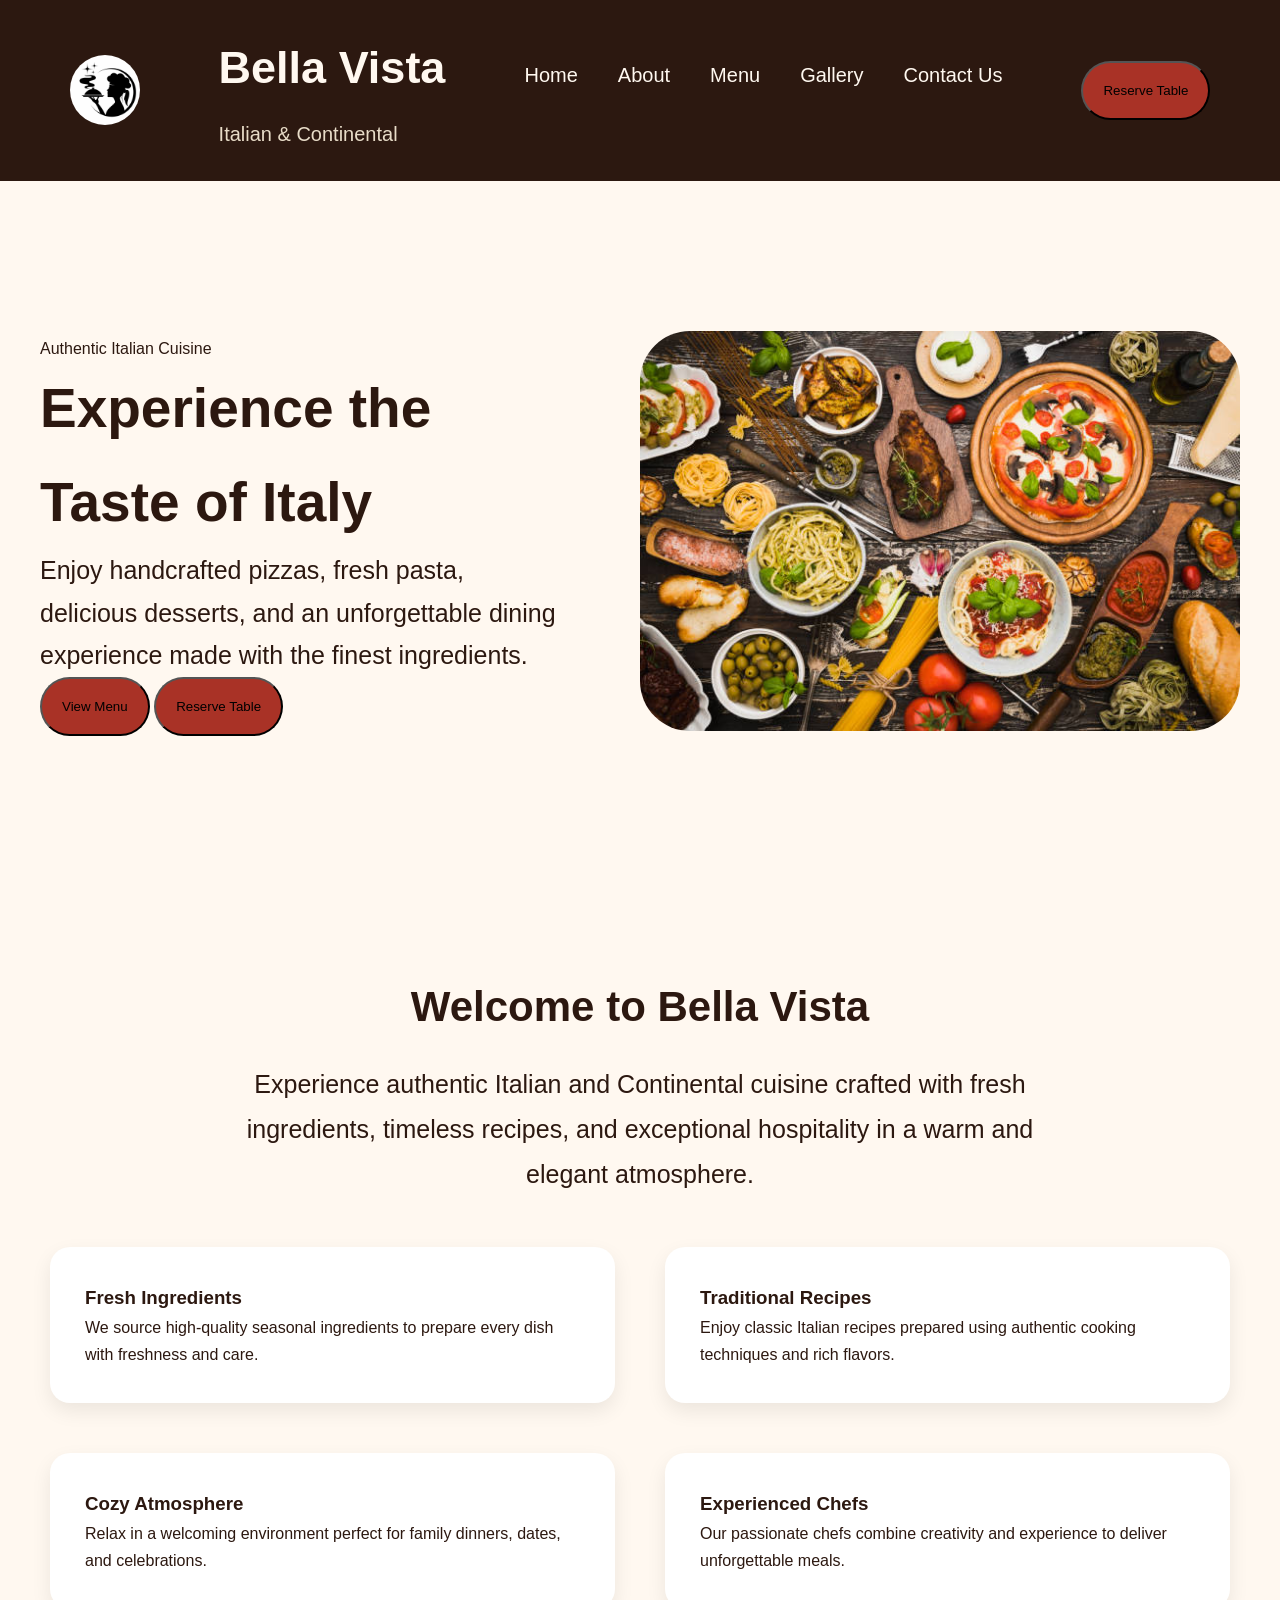
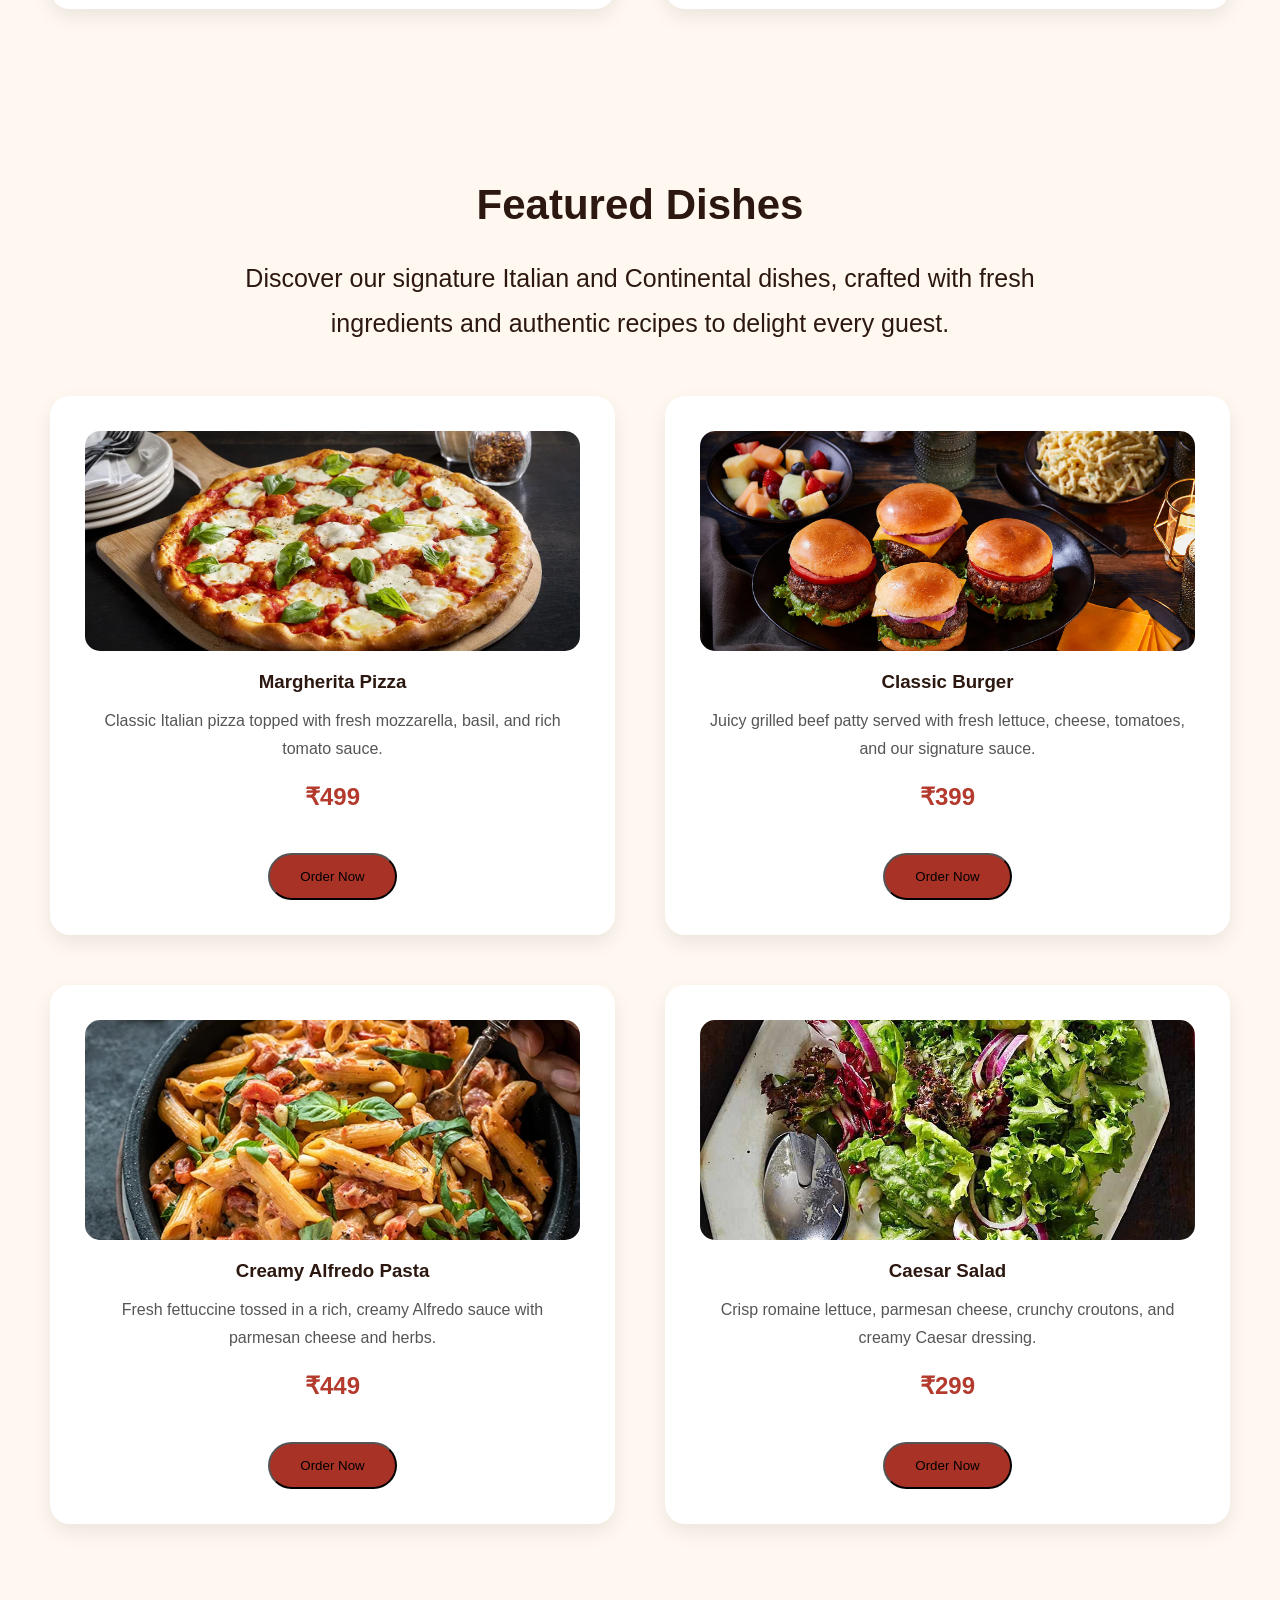
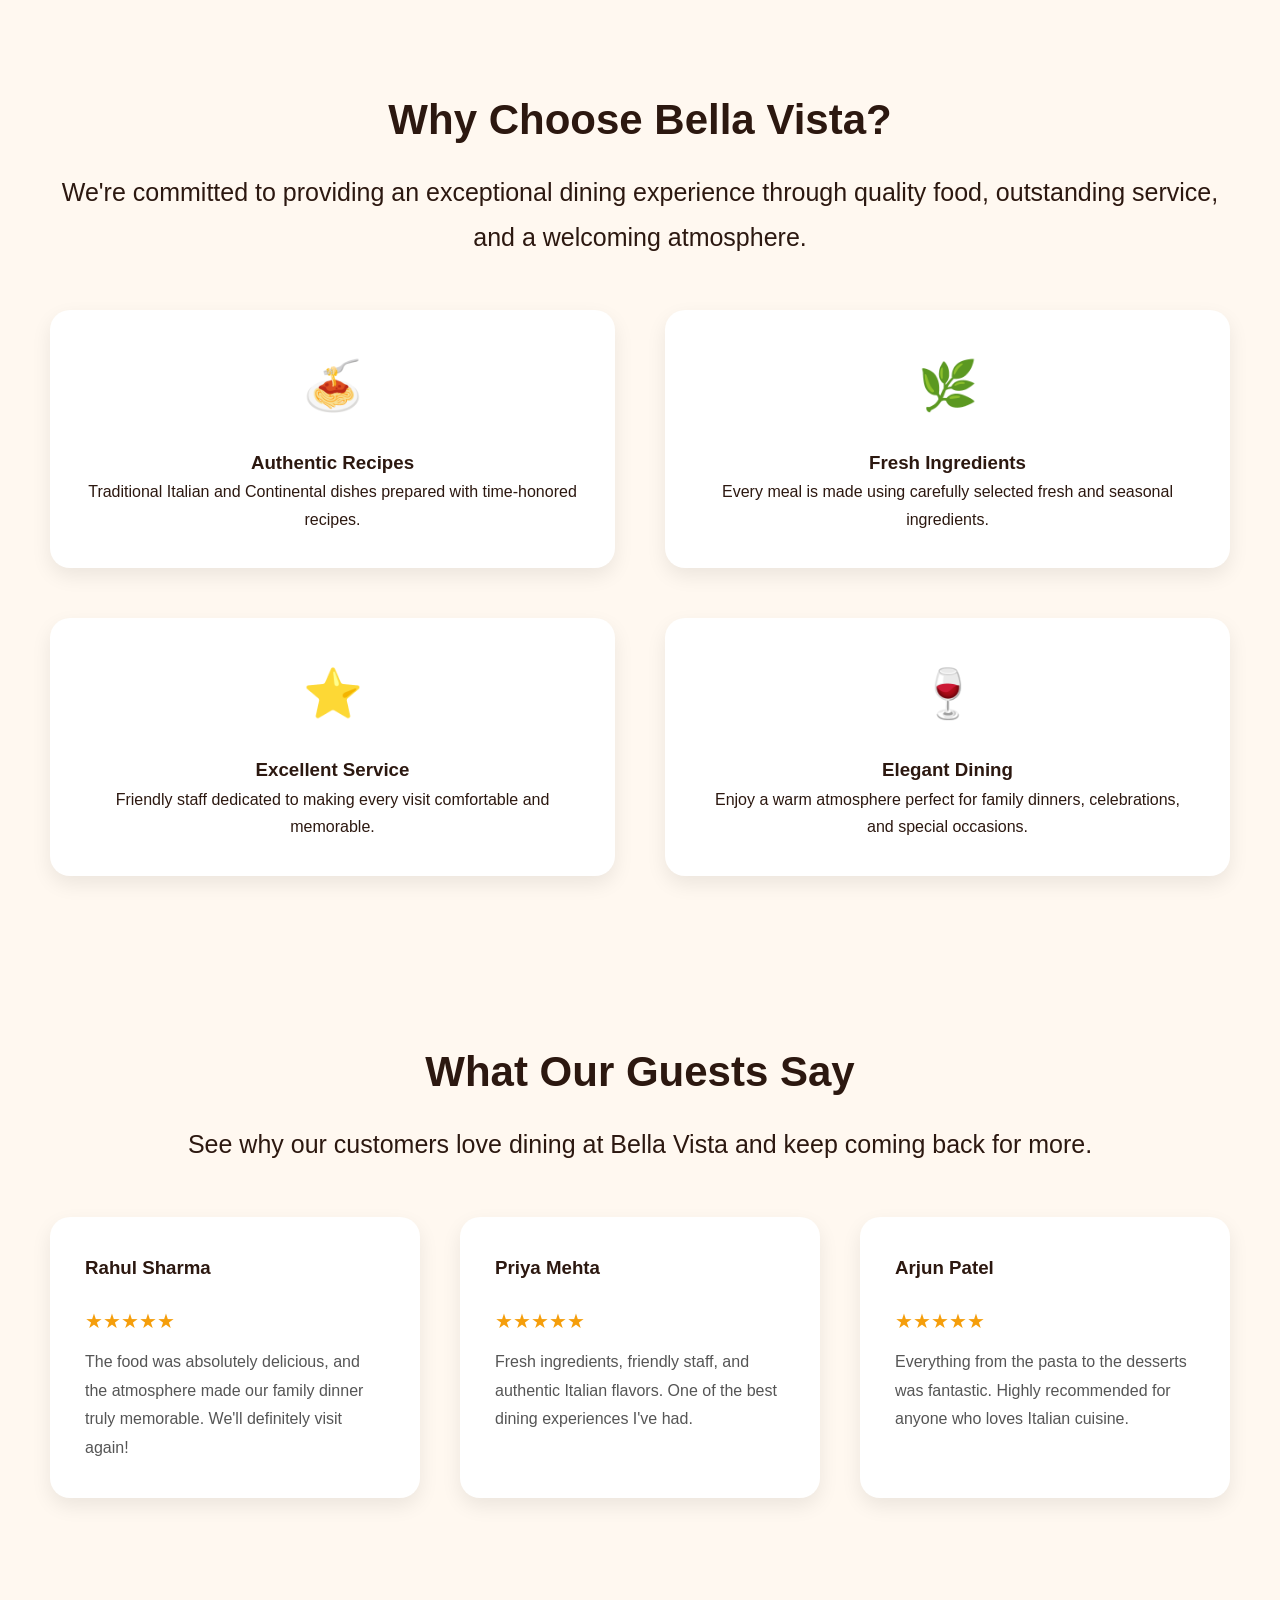
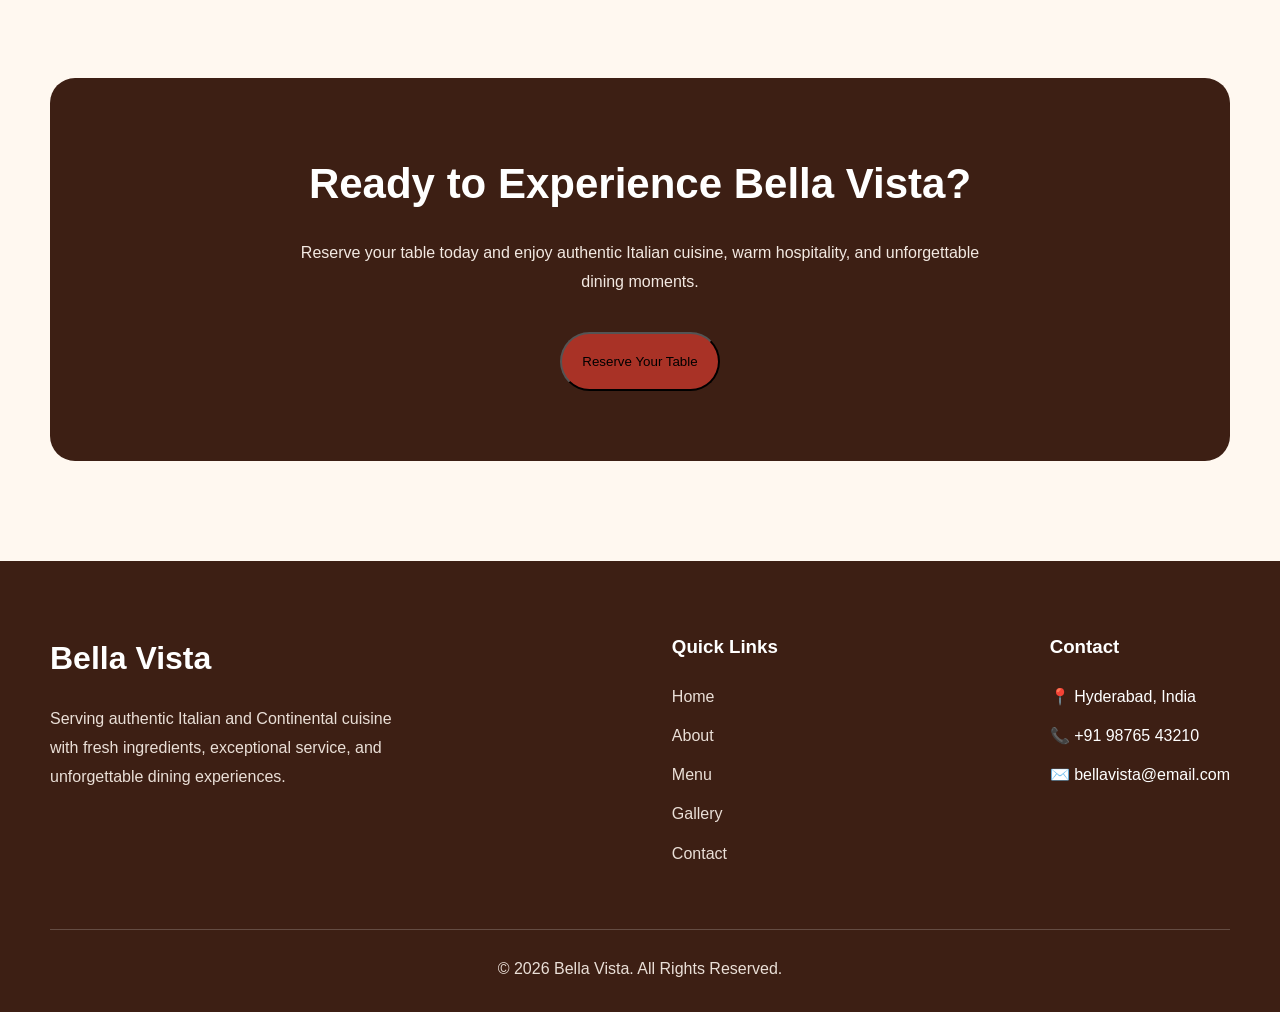
<file: index.html>
<!DOCTYPE html>
<html lang="en">
<head>
    <meta charset="UTF-8">
    <meta name="viewport" content="width=device-width, initial-scale=1.0">
    <title>Bella Vista | Authentic Italian Restaurant</title>
    <link rel="stylesheet" href="styles/home.css">
</head>

<body>
    <header>
        <div class="logo">
        <img src="images/logo.png" alt="Logo of Bella Vista">
        </div>
        <div class="logo-text">
        <h1>Bella Vista</h1>
        <p>Italian & Continental</p>
        </div>
        <nav>
            <ul>
                <li><a href="index.html">Home</a></li>
                <li><a href="about.html">About</a></li>
                <li><a href="menu.html">Menu</a></li>
                <li><a href="gallery.html">Gallery</a></li>
                <li><a href="contact.html">Contact Us</a></li>
            </ul>
        </nav>
         <button>Reserve Table</button>

    </header>
    <main>
        <section id="hero">
            <div class="hero-content">
<span>Authentic Italian Cuisine</span>
                <h2>Experience the Taste of Italy</h2>
                <p>Enjoy handcrafted pizzas, fresh pasta, delicious desserts, and an unforgettable dining experience made with the finest ingredients.</p>
                <div class="hero-buttons">
                    <button class="hero-btn">View Menu</button>
                    <button class="hero-btn">Reserve Table</button>
                </div>
            </div>
            <div class="hero-img">
                <img src="images/hero.png" alt="Delicious Italian dishes served at Bella Vista restaurant">
                
            </div>

        </section>

        <section id="welcome">
            <div class="welcome-content">
                <h2>Welcome to Bella Vista</h2>
                <p>Experience authentic Italian and Continental cuisine crafted with fresh ingredients, timeless recipes, and exceptional hospitality in a warm and elegant atmosphere.</p>
            </div>
            
                <div class="welcome-container">
                    <article class="welcome-card">
                     <h3>Fresh Ingredients</h3>
                     <p>We source high-quality seasonal ingredients to prepare every dish with freshness and care.</p>
                    </article>

                    <article class="welcome-card">
                        <h3>Traditional Recipes</h3>
                        <p>Enjoy classic Italian recipes prepared using authentic cooking techniques and rich flavors.</p>
                    </article>

                    <article class="welcome-card">
                        <h3>Cozy Atmosphere</h3>
                        <p>Relax in a welcoming environment perfect for family dinners, dates, and celebrations.</p>
                    </article>

                    <article class="welcome-card">
                        <h3>Experienced Chefs</h3>
                        <p>Our passionate chefs combine creativity and experience to deliver unforgettable meals.</p>
                    </article>

                
            </div>


        </section>

        <section id="featured-dishes">
           <div class="featured-content">
            <h2>Featured Dishes</h2>
            <p>Discover our signature Italian and Continental dishes, crafted with fresh ingredients and authentic recipes to delight every guest.</p>
           </div>
           <div class="featured-container">
            <article class="featured-card">
                <img src="images/pizza.png" alt="Margherita Pizza served with fresh mozzarella and basil" class="featured-img">
                <h3>Margherita Pizza</h3>
                <p>Classic Italian pizza topped with fresh mozzarella, basil, and rich tomato sauce.</p>
                <span>₹499</span>
                <button>Order Now</button>

            </article>
            <article class="featured-card">
                <img src="images/burger.png" alt="Classic cheeseburger with lettuce, tomato, and cheese" class="featured-img">
                <h3>Classic Burger</h3>
                <p>Juicy grilled beef patty served with fresh lettuce, cheese, tomatoes, and our signature sauce.</p>
                <span>₹399</span>
                <button>Order Now</button>
                

            </article>
            <article class="featured-card">
                <img src="images/pasta.png" alt="Creamy Alfredo pasta topped with parmesan cheese and herbs" class="featured-img">
                <h3>Creamy Alfredo Pasta</h3>
                <p>Fresh fettuccine tossed in a rich, creamy Alfredo sauce with parmesan cheese and herbs.</p>
                <span>₹449</span>
                 <button>Order Now</button>


            </article>
            <article class="featured-card">
                <img src="images/salad.png" alt="Fresh Caesar salad with croutons and parmesan cheese" class="featured-img">
                <h3>Caesar Salad</h3>
                <p>Crisp romaine lettuce, parmesan cheese, crunchy croutons, and creamy Caesar dressing.</p>
                <span>₹299</span>
                <button>Order Now</button>

            </article>
           </div>
        </section>

        <section id="why-choose-us">
            <div class="why-content">
                       <h2>Why Choose Bella Vista?</h2>
        <p>We're committed to providing an exceptional dining experience through quality food, outstanding service, and a welcoming atmosphere.</p>
    </div>
              <div class="why-container">
                <article class="why-card">
                    <span class="icon">🍝</span>
                    <h3>Authentic Recipes</h3>
                    <p>Traditional Italian and Continental dishes prepared with time-honored recipes.</p>
                </article>
                <article class="why-card">
                    <span class="icon">🌿</span>
                    <h3>Fresh Ingredients</h3>
                    <p>Every meal is made using carefully selected fresh and seasonal ingredients.</p>
                </article>
                <article class="why-card">
                    <span class="icon">⭐</span>
                    <h3>Excellent Service</h3>
                    <p>Friendly staff dedicated to making every visit comfortable and memorable.</p>
                </article>
                <article class="why-card">
                    <span class="icon">🍷</span>
                    <h3>Elegant Dining</h3>
                    <p>Enjoy a warm atmosphere perfect for family dinners, celebrations, and special occasions.</p>
                </article>
              </div>
            

        </section>

        <section id="reviews">
            <div class="reviews-content">
                <h2>What Our Guests Say</h2>
        <p>See why our customers love dining at Bella Vista and keep coming back for more.</p>
            </div>
            <div class="review-container">
                <article class="review-card">
                   <h3>Rahul Sharma</h3>
                   <span class="stars">★★★★★</span>
                   <p>The food was absolutely delicious, and the atmosphere made our family dinner truly memorable. We'll definitely visit again!</p>
                </article>
                      
                <article class="review-card">
                    <h3>Priya Mehta</h3>
                 <span class="stars">★★★★★</span>
                    <p>Fresh ingredients, friendly staff, and authentic Italian flavors. One of the best dining experiences I've had.</p>
                    
                </article>

                <article class="review-card">
                    <h3>Arjun Patel</h3>
                    <span class="stars">★★★★★</span>
                    <p>Everything from the pasta to the desserts was fantastic. Highly recommended for anyone who loves Italian cuisine.</p>
                    
                </article>
            </div>

        </section>

        <section id="cta">

    <div class="cta-content">
        <h2>Ready to Experience Bella Vista?</h2>

        <p>
            Reserve your table today and enjoy authentic Italian cuisine,
            warm hospitality, and unforgettable dining moments.
        </p>

        <button>Reserve Your Table</button>
    </div>

</section>

    </main>
    <footer>
     <div class="footer-container">

        <div class="footer-brand">
            <h2>Bella Vista</h2>
            <p>
                Serving authentic Italian and Continental cuisine with
                fresh ingredients, exceptional service, and unforgettable
                dining experiences.
            </p>
        </div>

        <div class="footer-links">
            <h3>Quick Links</h3>

            <ul>
                <li><a href="index.html">Home</a></li>
                <li><a href="about.html">About</a></li>
                <li><a href="menu.html">Menu</a></li>
                <li><a href="gallery.html">Gallery</a></li>
                <li><a href="contact.html">Contact</a></li>
            </ul>

        </div>

        <div class="footer-contact">

            <h3>Contact</h3>

            <ul>
                <li>📍 Hyderabad, India</li>
                <li>📞 +91 98765 43210</li>
                <li>✉️ bellavista@email.com</li>
            </ul>

        </div>

    </div>

    <div class="copyright">
        <p>© 2026 Bella Vista. All Rights Reserved.</p>
    </div>
    </footer>
</body>
</html>
</file>
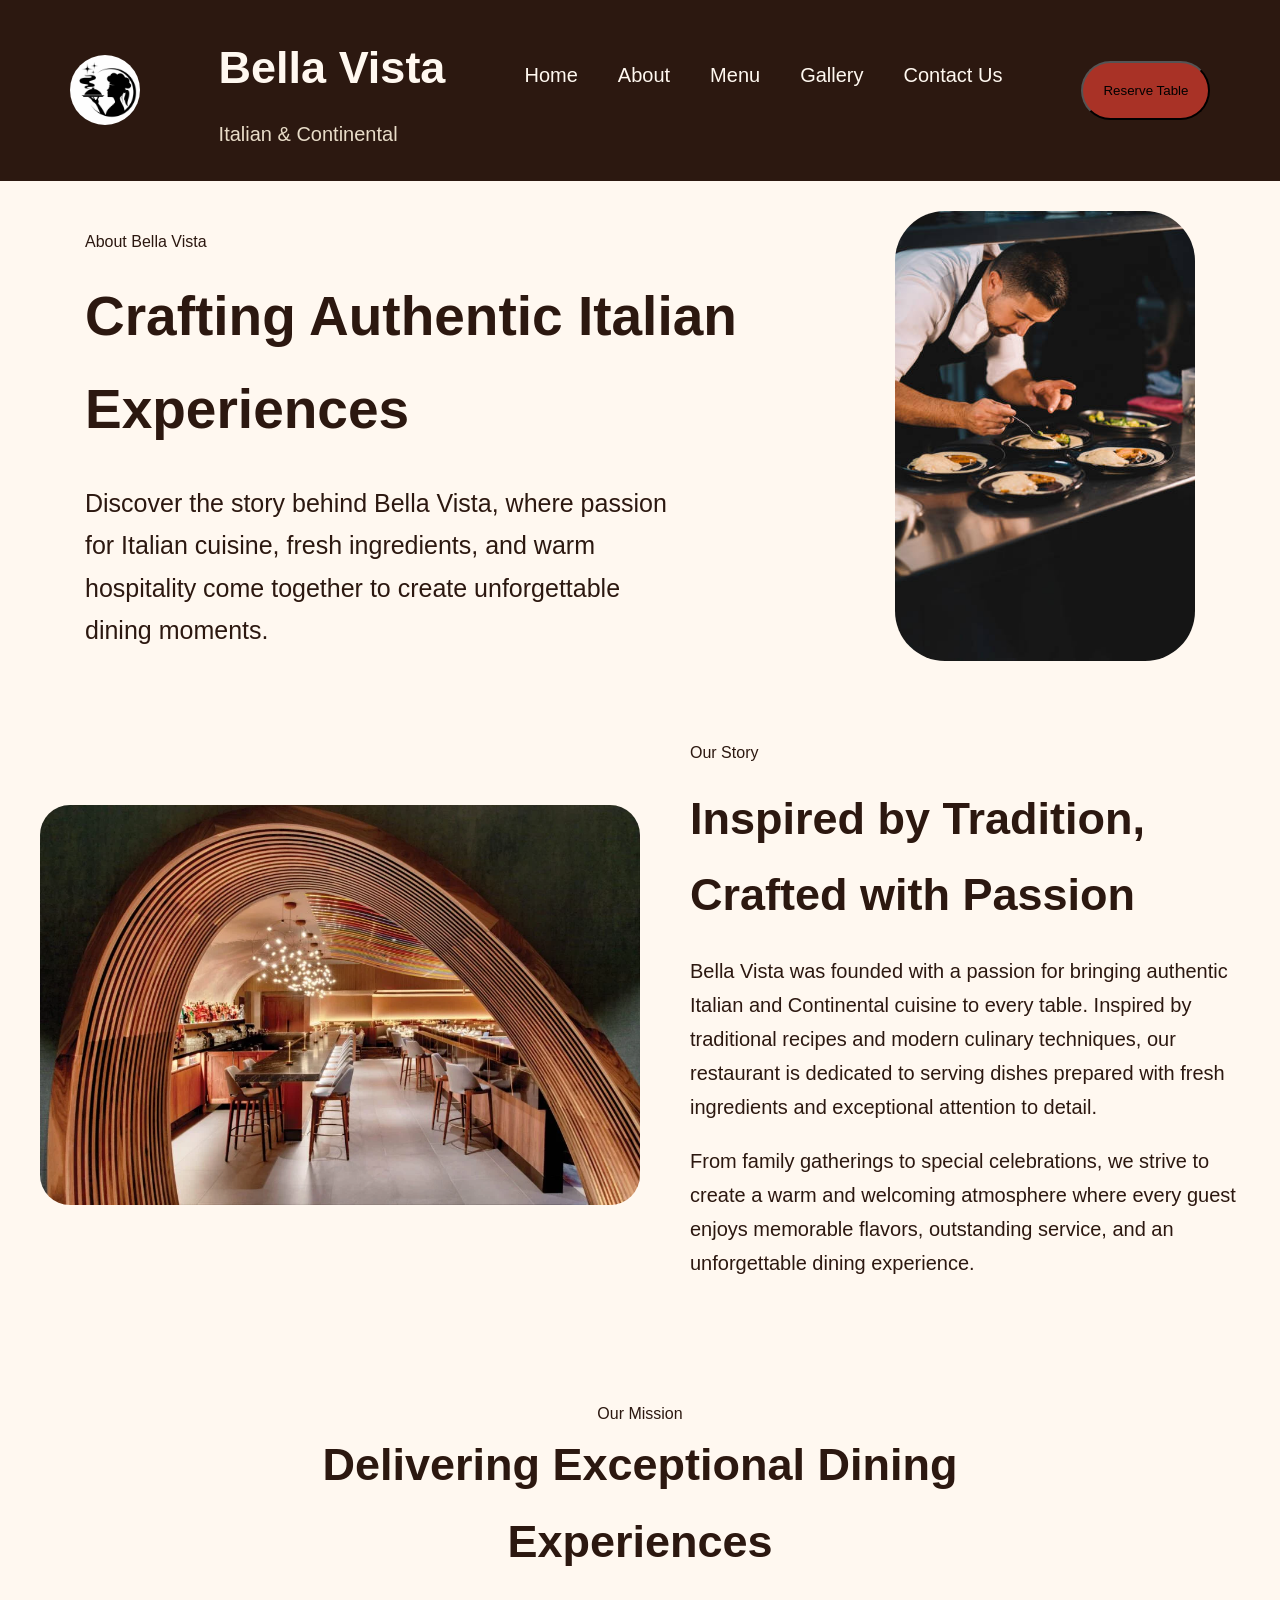
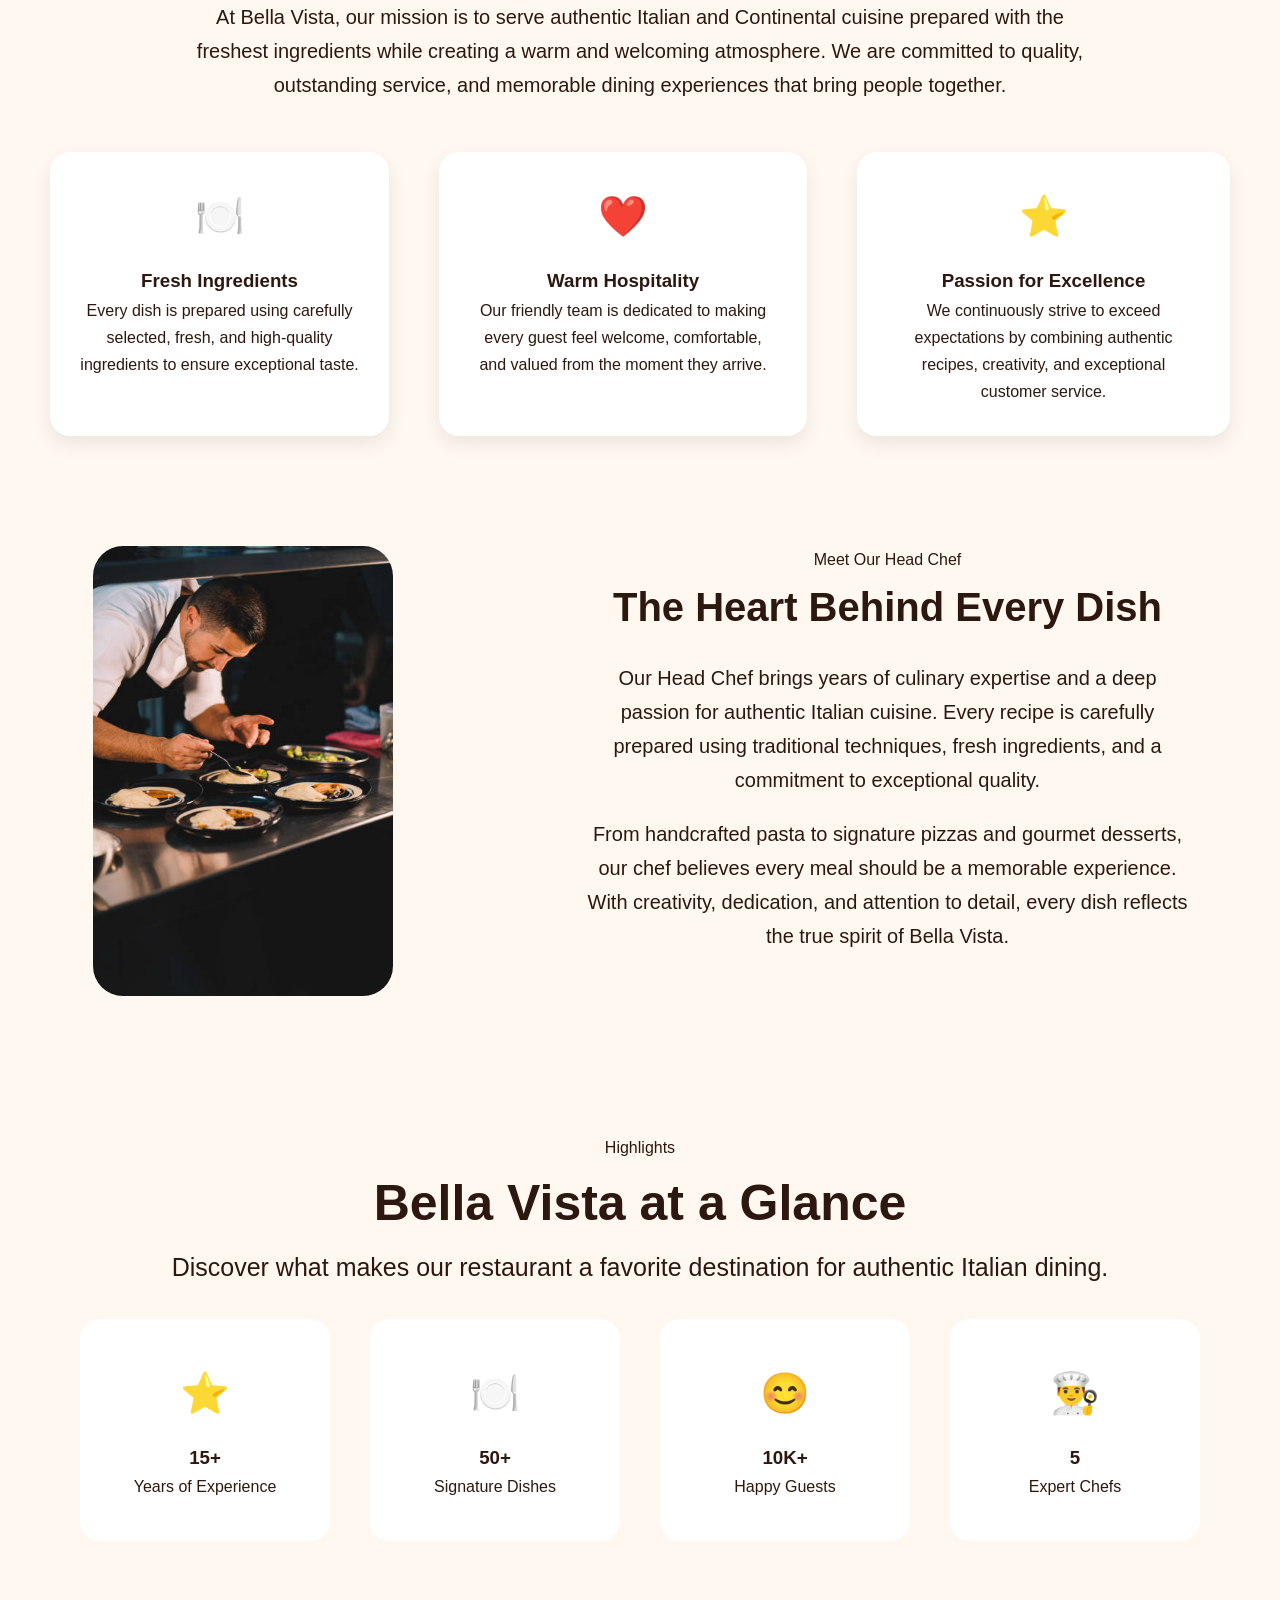
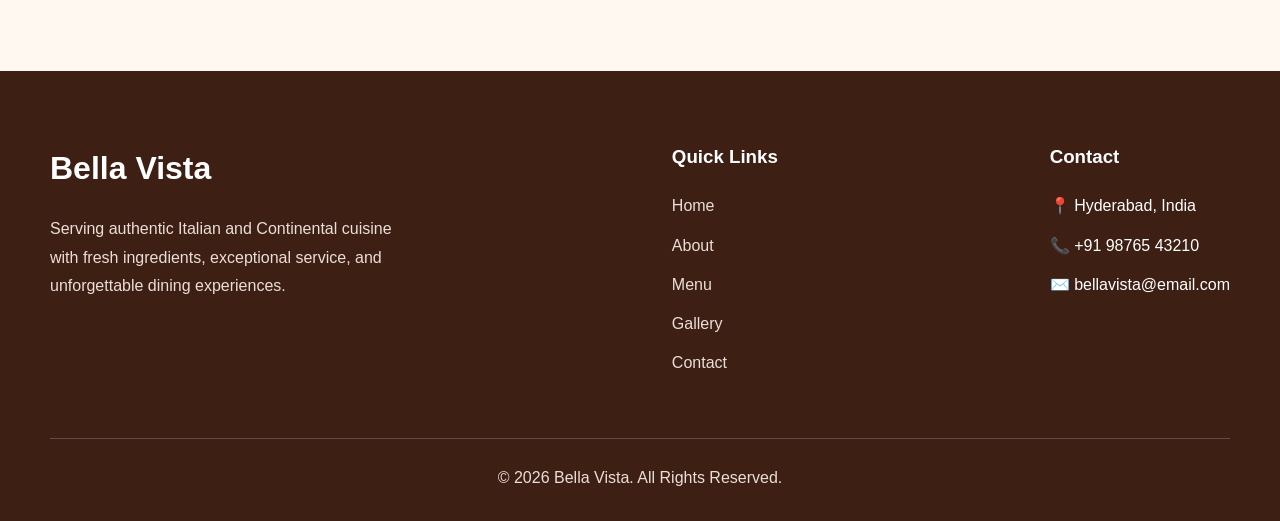
<file: about.html>
<!doctype html>
<html lang="en">
  <head>
    <meta charset="UTF-8" />
    <meta name="viewport" content="width=device-width, initial-scale=1.0" />
    <title>About | Bella Vista</title>
  </head>
  <link rel="stylesheet" href="styles/about.css" />
  <body>
    <header>
      <div class="logo">
        <img src="images/logo.png" alt="Logo of Bella Vista" />
      </div>
      <div class="logo-text">
        <h1>Bella Vista</h1>
        <p>Italian & Continental</p>
      </div>
      <nav>
        <ul>
          <li><a href="index.html">Home</a></li>
          <li><a href="about.html">About</a></li>
          <li><a href="menu.html">Menu</a></li>
          <li><a href="gallery.html">Gallery</a></li>
          <li><a href="contact.html">Contact Us</a></li>
        </ul>
      </nav>
      <button>Reserve Table</button>
    </header>
    <main>
      <section id="about-hero">
        <div class="about-content">
          <span>About Bella Vista</span>

          <h2>Crafting Authentic Italian Experiences</h2>

          <p>
            Discover the story behind Bella Vista, where passion for Italian
            cuisine, fresh ingredients, and warm hospitality come together to
            create unforgettable dining moments.
          </p>
        </div>

        <div class="about-image">
          <img
            src="images/chef.png"
            alt="Professional chef preparing Italian cuisine"
          />
        </div>
      </section>

      <section id="our-story">
        <div class="story-img">
          <img
            src="images/gallery1.png"
            alt="Elegant dining area inside Bella Vista restaurant"
          />
        </div>
        <div class="story-content">
          <span>Our Story</span>
          <h2>Inspired by Tradition, Crafted with Passion</h2>
          <p>
            Bella Vista was founded with a passion for bringing authentic
            Italian and Continental cuisine to every table. Inspired by
            traditional recipes and modern culinary techniques, our restaurant
            is dedicated to serving dishes prepared with fresh ingredients and
            exceptional attention to detail.
          </p>
          <p>
            From family gatherings to special celebrations, we strive to create
            a warm and welcoming atmosphere where every guest enjoys memorable
            flavors, outstanding service, and an unforgettable dining
            experience.
          </p>
        </div>
      </section>

      <section id="our-mission">
        <div class="mission-content">
          <span>Our Mission</span>
          <h2>Delivering Exceptional Dining Experiences</h2>
          <p>
            At Bella Vista, our mission is to serve authentic Italian and
            Continental cuisine prepared with the freshest ingredients while
            creating a warm and welcoming atmosphere. We are committed to
            quality, outstanding service, and memorable dining experiences that
            bring people together.
          </p>
        </div>
        <div class="mission-container">
          <article class="mission-card">
            <span class="emoji">🍽️</span>
            <h3>Fresh Ingredients</h3>
            <p>
              Every dish is prepared using carefully selected, fresh, and
              high-quality ingredients to ensure exceptional taste.
            </p>
          </article>

          <article class="mission-card">
            <span class="emoji">❤️</span>
            <h3>Warm Hospitality</h3>
            <p>
              Our friendly team is dedicated to making every guest feel welcome,
              comfortable, and valued from the moment they arrive.
            </p>
          </article>

          <article class="mission-card">
            <span class="emoji">⭐</span>
            <h3>Passion for Excellence</h3>
            <p>
              We continuously strive to exceed expectations by combining
              authentic recipes, creativity, and exceptional customer service.
            </p>
          </article>
        </div>
      </section>
      <section id="our-chef">
        <div class="chef-container">
          <div class="chef-img">
            <img
              src="images/chef.png"
              alt="Head chef preparing an authentic Italian dish"
            />
          </div>
          <div class="chef-content">
            <span>Meet Our Head Chef</span>
            <h3>The Heart Behind Every Dish</h3>
            <p>
              Our Head Chef brings years of culinary expertise and a deep
              passion for authentic Italian cuisine. Every recipe is carefully
              prepared using traditional techniques, fresh ingredients, and a
              commitment to exceptional quality.
            </p>
            <p>
              From handcrafted pasta to signature pizzas and gourmet desserts,
              our chef believes every meal should be a memorable experience.
              With creativity, dedication, and attention to detail, every dish
              reflects the true spirit of Bella Vista.
            </p>
          </div>
        </div>
      </section>

      <section id="highlights">
        <div class="highlights-content">
          <span>Highlights</span>
          <h2>Bella Vista at a Glance</h2>
          <p>
            Discover what makes our restaurant a favorite destination for
            authentic Italian dining.
          </p>
        </div>
        <div class="highlights-container">
          <article class="highlight-card">
            <span class="emoji">⭐</span>
            <h3>15+</h3>
            <p>Years of Experience</p>
          </article>

          <article class="highlight-card">
            <span class="emoji">🍽️</span>
            <h3>50+</h3>
            <p>Signature Dishes</p>
          </article>

          <article class="highlight-card">
            <span class="emoji">😊</span>
            <h3>10K+</h3>
            <p>Happy Guests</p>
          </article>

          <article class="highlight-card">
            <span class="emoji">👨‍🍳</span>
            <h3>5</h3>
            <p>Expert Chefs</p>
          </article>
        </div>
      </section>
    </main>
    <footer>
      <div class="footer-container">
        <div class="footer-brand">
          <h2>Bella Vista</h2>
          <p>
            Serving authentic Italian and Continental cuisine with fresh
            ingredients, exceptional service, and unforgettable dining
            experiences.
          </p>
        </div>

        <div class="footer-links">
          <h3>Quick Links</h3>

          <ul>
            <li><a href="index.html">Home</a></li>
            <li><a href="about.html">About</a></li>
            <li><a href="menu.html">Menu</a></li>
            <li><a href="gallery.html">Gallery</a></li>
            <li><a href="contact.html">Contact</a></li>
          </ul>
        </div>

        <div class="footer-contact">
          <h3>Contact</h3>

          <ul>
            <li>📍 Hyderabad, India</li>
            <li>📞 +91 98765 43210</li>
            <li>✉️ bellavista@email.com</li>
          </ul>
        </div>
      </div>

      <div class="copyright">
        <p>© 2026 Bella Vista. All Rights Reserved.</p>
      </div>
    </footer>
  </body>
</html>
</file>
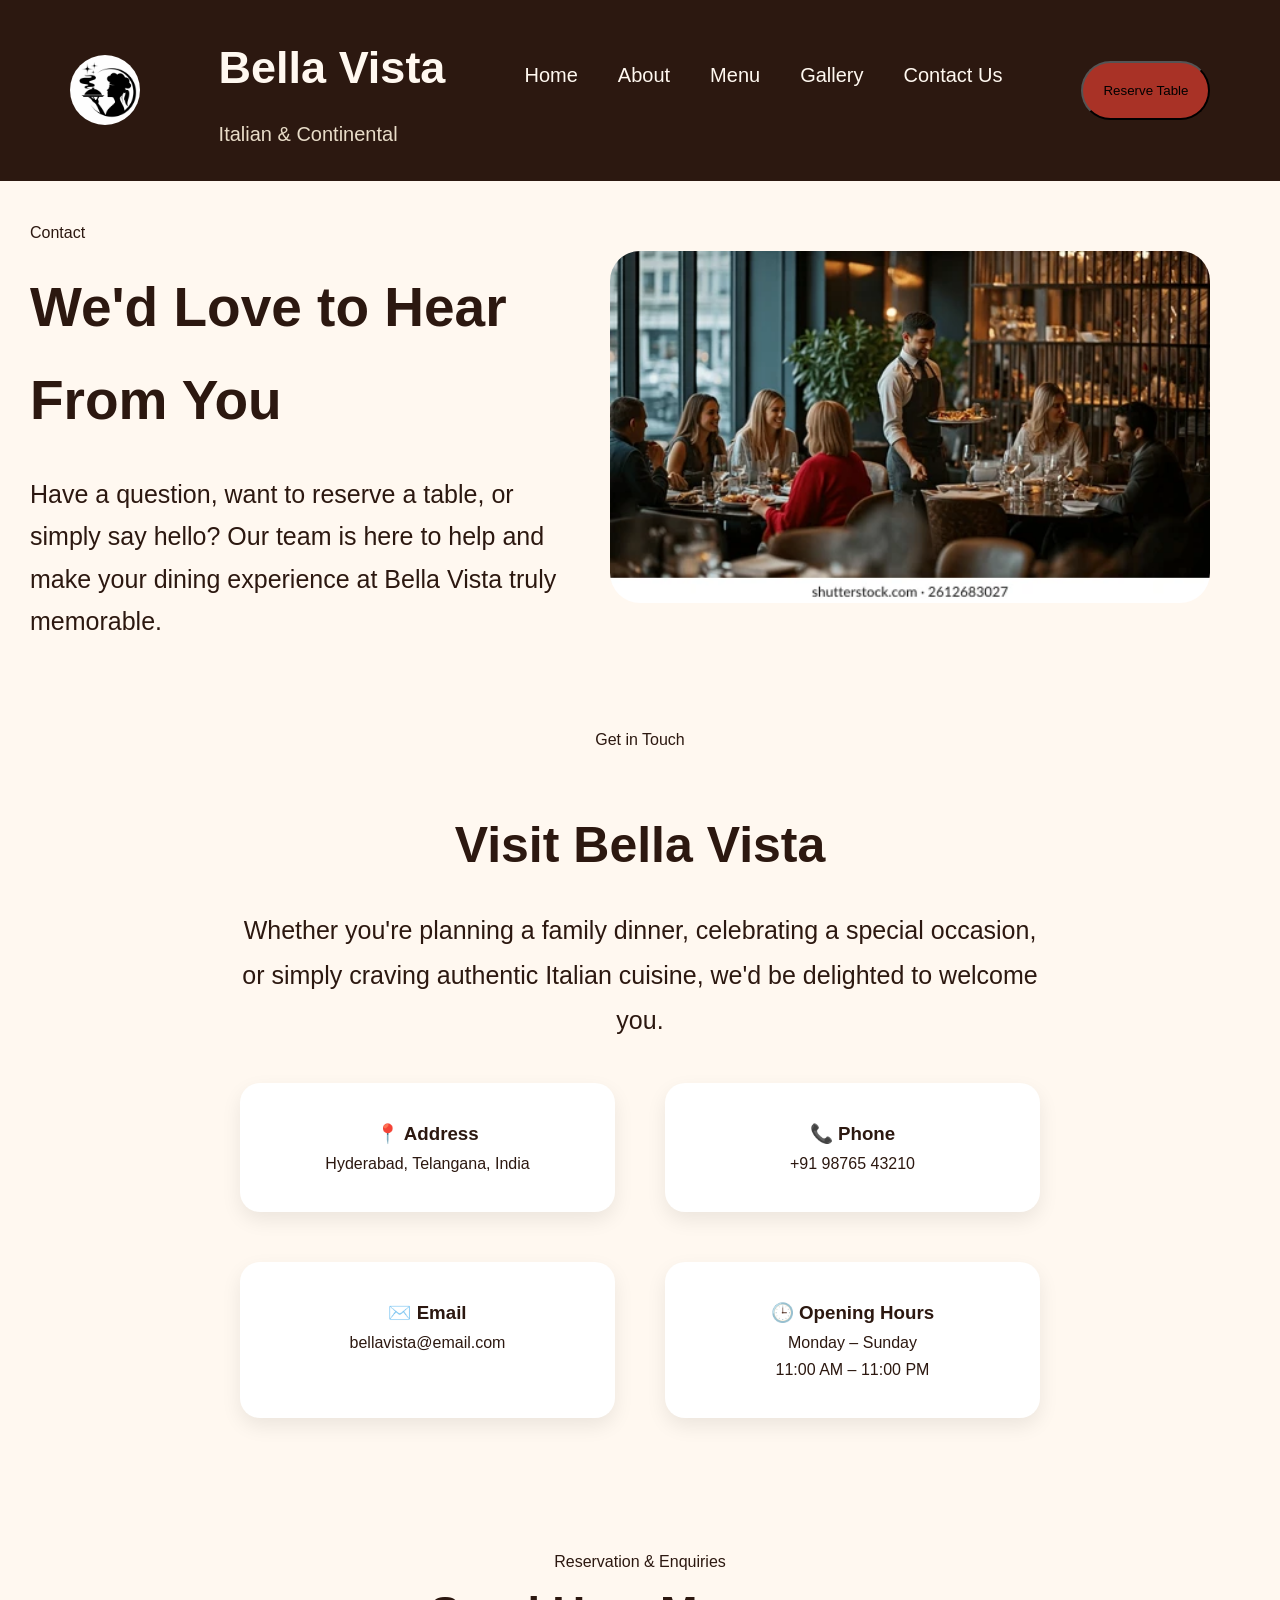
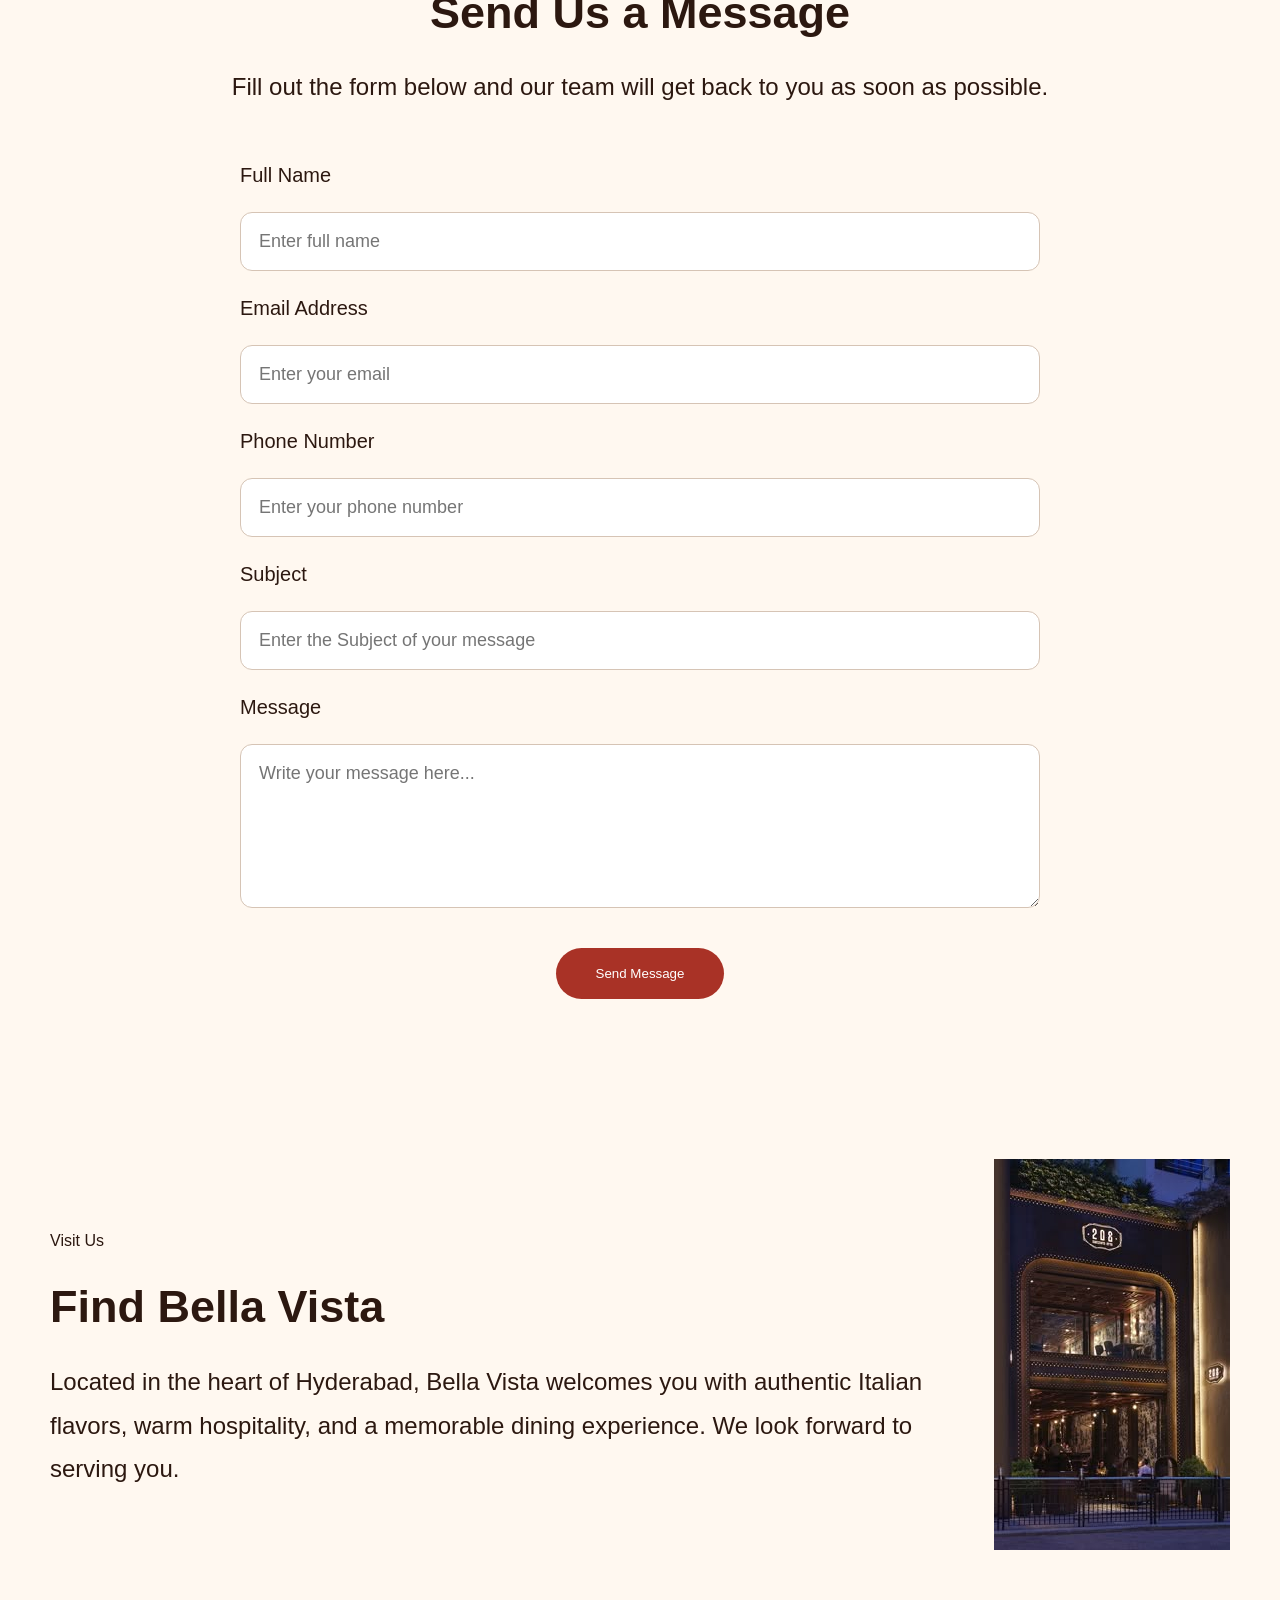
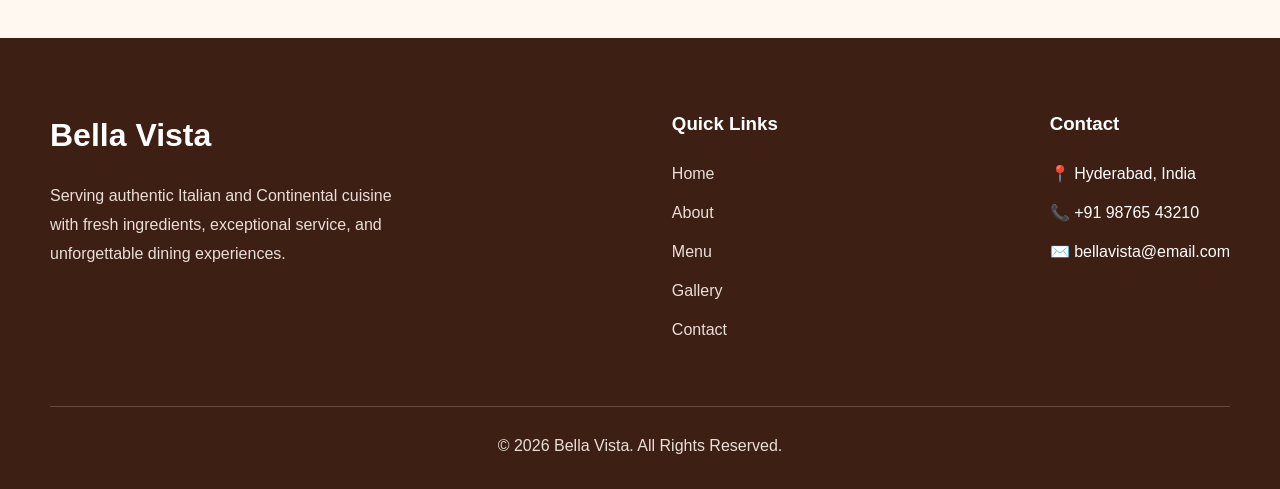
<file: contact.html>
<!doctype html>
<html lang="en">
  <head>
    <meta charset="UTF-8" />
    <meta name="viewport" content="width=device-width, initial-scale=1.0" />
    <title>Contact | Bella Vista</title>
    <link rel="stylesheet" href="styles/contact.css" />
  </head>
  
  <body>
    <header>
      <div class="logo">
        <img src="images/logo.png" alt="Logo of Bella Vista" />
      </div>
      <div class="logo-text">
        <h1>Bella Vista</h1>
        <p>Italian & Continental</p>
      </div>
      <nav>
        <ul>
          <li><a href="index.html">Home</a></li>
          <li><a href="about.html">About</a></li>
          <li><a href="menu.html">Menu</a></li>
          <li><a href="gallery.html">Gallery</a></li>
          <li><a href="contact.html">Contact Us</a></li>
        </ul>
      </nav>
      <button>Reserve Table</button>
    </header>
    <main>
      <section id="contact-hero">
        
        <div class="contact-content">
            <span>Contact</span>
            <h3>We'd Love to Hear From You</h3>
            <p>Have a question, want to reserve a table, or simply say hello? Our team is here to help and make your dining experience at Bella Vista truly memorable.</p>
        </div>
        
        </div>
        <div class="contact-content-img">
            <img src="images/contact-hero.png" alt="Guests enjoying a memorable dining experience at Bella Vista restaurant">
        </div>
      </section>
      <section id="contact-info">
          <div class="contact-info-content">
            <span>Get in Touch</span>
            <h2>Visit Bella Vista</h2>
            <p>Whether you're planning a family dinner, celebrating a special occasion, or simply craving authentic Italian cuisine, we'd be delighted to welcome you.</p>
          </div>
          <div class="contact-info-container">
            <article class="info-card">
              <h3>📍 Address</h3>
              <p>Hyderabad, Telangana, India</p>
            </article>
            <article class="info-card">
                <h3>📞 Phone</h3>
                <p>+91 98765 43210</p>
            </article>
            <article class="info-card">
                <h3>✉️ Email</h3>
                <p>bellavista@email.com</p>
            </article>
            <article class="info-card">
                <h3>🕒 Opening Hours</h3>
                <p>Monday – Sunday</p>
                <p>11:00 AM – 11:00 PM</p>
            </article>
          </div>
      </section>

      <section id="contact-form">
          <div class="contact-form-content">
            <span>Reservation & Enquiries</span>
            <h3>Send Us a Message</h3>
            <p>Fill out the form below and our team will get back to you as soon as possible.</p>
          </div>
          <div class="form-container">
          <div class="contact-form">
            <form>
                <label for="name">Full Name</label>
                <input type="text" id="name" name="name" placeholder="Enter full name" required>
                <label for="email">Email Address</label>
                <input type="email" id="email" name="email" placeholder="Enter your email" required>
                <label for="number">Phone Number</label>
                <input type="tel" name="number" id="number" placeholder="Enter your phone number" required>
                <label for="subject">Subject</label>
                <input type="text" id="subject" name="subject" placeholder="Enter the Subject of your message" required>
                <label for="message">Message</label>
                <textarea name="message" id="message" rows="6" placeholder="Write your message here..." required></textarea>
                <button type="submit">Send Message</button>

            </form>
          </div>
          
      </section>

      <section id="location">
        <div class="location-container">
        <div class="location-content">
            <span>Visit Us</span>
            <h3>Find Bella Vista</h3>
            <p>Located in the heart of Hyderabad, Bella Vista welcomes you with authentic Italian flavors, warm hospitality, and a memorable dining experience. We look forward to serving you.</p>
        </div>
        <div class="location-img">
            <img src="images/map.png" alt="Exterior view of Bella Vista restaurant">
        </div>
        </div>
      </section>
    </main>
    <footer>
      <div class="footer-container">
        <div class="footer-brand">
          <h2>Bella Vista</h2>
          <p>
            Serving authentic Italian and Continental cuisine with fresh
            ingredients, exceptional service, and unforgettable dining
            experiences.
          </p>
        </div>

        <div class="footer-links">
          <h3>Quick Links</h3>

          <ul>
            <li><a href="index.html">Home</a></li>
            <li><a href="about.html">About</a></li>
            <li><a href="menu.html">Menu</a></li>
            <li><a href="gallery.html">Gallery</a></li>
            <li><a href="contact.html">Contact</a></li>
          </ul>
        </div>

        <div class="footer-contact">
          <h3>Contact</h3>

          <ul>
            <li>📍 Hyderabad, India</li>
            <li>📞 +91 98765 43210</li>
            <li>✉️ bellavista@email.com</li>
          </ul>
        </div>
      </div>

      <div class="copyright">
        <p>© 2026 Bella Vista. All Rights Reserved.</p>
      </div>
    </footer>
  </body>
</html>
</file>
<file: styles/home.css>
*{
    margin: 0;
    padding: 0;
}
body{
    font-family: Arial, Helvetica, sans-serif;
    background-color: #fff8f0;
    color:#2C1810;
    line-height: 1.7
}
/*header css*/

.logo img{
    width: 70px;
    height: 70px;
    border-radius: 90px;
}
header{
    padding: 30px;
    background-color: #2C1810;
    color: #FFF8F0;
    display: flex;
    align-items: center;
    justify-content: space-around;
}

nav ul{
    display: flex;
    gap: 40px;
    color: #FFF8F0;
    margin-bottom: 30px;
    
}
nav ul li{
    list-style: none;
    
}
nav ul a{
    font-size: 20px;
    text-decoration: none;
     color: #FFF8F0;
}
nav ul a:hover{
    color:#D97706;
}
.logo-text h1{
   
    
    font-size: 45px;
}
.logo-text p{
    margin-top: 10px;
    font-size: 20px;
    color: #E8DCC8;
}
button{
    background-color:#A93226;
    padding:20px;
    border-radius: 30px;
}
.logo{
    display: flex;
    justify-content: center;
    gap: 30px;
}

/*hero section css*/

#hero{
    align-items: center;
    gap: 80px;
    padding: 40px;
    display: flex;
    min-height: 70vh;
}
.hero-content h2{
    font-size: 55px;
}
.hero-content p{
    max-width: 600px;
    font-size: 25px;
}
.hero-img img{
    width: 600px;
    border-radius:50px;
}

/*welcome section css*/

#welcome{
   padding:80px 50px;
   
}
.welcome-content{
    text-align:center;
    max-width:800px;
    margin:0 auto 50px;
}
.welcome-content h2{
    font-size: 42px;
    margin-bottom: 20px;
}
.welcome-content p{
    font-size: 25px;
    margin-top: 15px;
    line-height: 1.8;
}
.welcome-container{
    display: grid;
    grid-template-columns: repeat(2,1fr);
    gap: 50px;
}
.welcome-card{
    background-color:#FFFFFF ;
    border-radius: 20px;
    padding: 35px;
    transition: transform 0.3s ease;
    box-shadow: 0 8px 20px rgba(0,0,0,0.08);
}
.welcome-card:hover{
    transform: translateY(-8px);
    box-shadow: 0 15px 30px rgba(0,0,0,0.12);
}

/*featured dished section css*/

#featured-dishes{
    padding: 80px 50px;
    text-align: center;
  
}
.featured-card img{
  width: 100%;
    height: 220px;
    object-fit: cover;
    border-radius: 15px;
}
.featured-card{
    display: flex;
    flex-direction: column;
     background-color:#FFFFFF ;
    border-radius: 20px;
    padding: 35px;
    transition: transform 0.3s ease;
    box-shadow: 0 8px 20px rgba(0,0,0,0.08);
}
.featured-card:hover{
    transform: translateY(-8px);
}
.featured-card span{
    font-size: 24px;
    font-weight: 700;
    color: #B33A2C;
    margin: 15px 0;
}
.featured-container{
    gap: 50px;
    display: grid;
    grid-template-columns: repeat(2 ,1fr);
}
.featured-card h3{
    margin: 15px 0 10px;
}

.featured-card p{
   
    line-height: 1.7;
    color: #555;
}
.featured-content{
    max-width: 800px;
    margin: 0 auto 50px;
}

.featured-content h2{
    font-size: 42px;
    margin-bottom: 15px;
}

.featured-content p{
    font-size: 25px;
    line-height: 1.8;
}
.featured-container button{
    margin-top: 25px;
   align-self: center;
    padding: 14px 30px;
    margin-top: 20px; 
}

/*why choose us section css*/

#why-choose-us{
     padding: 80px 50px;
    text-align: center;
}
.why-container{
    display: grid;
    grid-template-columns: repeat(2,1fr);
    gap: 50px;
}
.why-card{
    display: flex;
    flex-direction: column;
     background-color:#FFFFFF ;
    border-radius: 20px;
    padding: 35px;
    transition: transform 0.3s ease;
    box-shadow: 0 8px 20px rgba(0,0,0,0.08);
}
.why-card:hover{
     transform: translateY(-8px);
}
.why-content h2{
    font-size: 42px;
    margin-bottom: 15px;
}

.why-content p{
    font-size: 25px;
    line-height: 1.8;
    margin: 0 auto 50px;
}
.icon{
    font-size: 48px;
    margin-bottom: 20px;
}
  
/*reviews css*/

#reviews{
    padding: 80px 50px;
}
.reviews-content{
    text-align: center;
}
.reviews-content h2{
 font-size: 42px;
    margin-bottom: 15px;
}
.review-card h3{
    margin-bottom: 10px;
}
.reviews-content p{
    font-size: 25px;
line-height: 1.8;
    margin: 0 auto 50px;
}
.review-container{
     display: flex;
     gap: 40px;
     justify-content: center;
}
.review-card{
    max-width: 300px;
    display: flex;
    
    flex-direction: column;
     background-color:#FFFFFF ;
    border-radius: 20px;
    padding: 35px;
    transition: transform 0.3s ease;
    box-shadow: 0 8px 20px rgba(0,0,0,0.08);
}
.review-card:hover{
      transform: translateY(-8px);
}
.review-card .stars{
    color: #F59E0B;
    font-size: 20px;
    margin: 10px 0;
}
.review-card p:last-child{
    color: #555;
    line-height: 1.8;
}

/*cta section css*/

/* CTA Section */

#cta{
    padding: 100px 50px;
}

.cta-content{
    background-color: #3D1F14;
    color: #FFFFFF;
    text-align: center;
    padding: 70px 40px;
    border-radius: 25px;
    max-width: 1100px;
    margin: 0 auto;
}

.cta-content h2{
    font-size: 42px;
    margin-bottom: 20px;
}

.cta-content p{
    max-width: 700px;
    margin: 0 auto 35px;
    line-height: 1.8;
    color: #F3E9E2;
}
/* CTA Section */

#cta{
    padding: 100px 50px;
}

.cta-content{
    background-color: #3D1F14;
    color: #FFFFFF;
    text-align: center;
    padding: 70px 40px;
    border-radius: 25px;
    max-width: 1100px;
    margin: 0 auto;
}

/*footer section css*/
footer{
    background-color: #3D1F14;
    color: #FFFFFF;
    padding: 70px 50px 30px;
}
.footer-container{
    display: flex;
    justify-content: space-between;
    max-width: 1200px;
    margin: 0 auto;
}
.footer-brand{
    width: 350px;
}

.footer-brand h2{
    font-size: 32px;
    margin-bottom: 20px;
}

.footer-brand p{
    line-height: 1.8;
    color: #EADFD7;
}

.footer-links h3,
.footer-contact h3{
    margin-bottom: 20px;
}

.footer-links ul,
.footer-contact ul{
    list-style: none;
}

.footer-links li,
.footer-contact li{
    margin-bottom: 12px;
}

.footer-links a{
    text-decoration: none;
    color: #EADFD7;
}

.footer-links a:hover{
    color: #D97706;
}
.copyright{
    border-top: 1px solid rgba(255,255,255,0.2);
    margin-top: 50px;
    padding-top: 25px;
    text-align: center;
    color: #EADFD7;
}
</file>
<file: styles/about.css>
*{
    margin: 0;
    padding: 0;
}
body{
    font-family: Arial, Helvetica, sans-serif;
    background-color: #fff8f0;
    color:#2C1810;
    line-height: 1.7
}
/*header css*/

.logo img{
    width: 70px;
    height: 70px;
    border-radius: 90px;
}
header{
    padding: 30px;
    background-color: #2C1810;
    color: #FFF8F0;
    display: flex;
    align-items: center;
    justify-content: space-around;
}

nav ul{
    display: flex;
    gap: 40px;
    color: #FFF8F0;
    margin-bottom: 30px;
    
}
nav ul li{
    list-style: none;
    
}
nav ul a{
    font-size: 20px;
    text-decoration: none;
     color: #FFF8F0;
}
nav ul a:hover{
    color:#D97706;
}
.logo-text h1{
   
    
    font-size: 45px;
}
.logo-text p{
    margin-top: 10px;
    font-size: 20px;
    color: #E8DCC8;
}
button{
    background-color:#A93226;
    padding:20px;
    border-radius: 30px;
}
.logo{
    display: flex;
    justify-content: center;
    gap: 30px;
}

/*hero section css*/

#about-hero{
    display: flex;
    align-items: center;
    justify-content: space-around;
    padding: 30px;
}
.about-image img{
     width: 300px;
    border-radius:50px;
    transition: transform 0.3s ease;
}
.about-image img:hover{
      transform: scale(1.03);
}
.about-content{
    max-width: 700px;
}
.about-content h2{
    font-size: 55px;
     margin-bottom: 25px;
}
.about-content p{
    line-height: 1.7;
    font-size: 25px;
    max-width: 600px;
}
.about-content span{
    display: block;
    margin-bottom: 15px;
}

/*our story section css*/

#our-story{
padding: 40px;
display: flex;
gap: 50px;
align-items: center;
}
.story-img img{
width: 600px;
border-radius: 30px;
transition: transform 0.3s ease;
}
.story-img img:hover{
    transform: scale(1.03);
}
.story-content span{
    display: block;
    margin-bottom: 15px;
}
.story-content h2{
font-size: 45px;
}
.story-content p{
    margin-top: 20px;
font-size:20px ;
line-height: 1.7;
max-width: 900px;
}
.story-content p:last-child{
    font-size:20px ;
line-height: 1.7;
max-width: 900px;
margin-top: 20px;
}

/*mission section css*/

#our-mission{
    padding: 80px 50px;
    max-width: 1200px;
    margin: 0 auto;
    line-height: 1.7;
}

.mission-content{
    max-width: 900px;
    margin: 0 auto;
    text-align: center;
}

.mission-content h2{
    font-size: 45px;
    margin-bottom: 20px;
}

.mission-content p{
    text-align: center;
    font-size: 20px;
    margin-bottom: 50px;
}

.mission-container{
    display: flex;
    justify-content: space-between;
    gap: 50px;
}

.mission-card{
    background-color: #FFFFFF;
    padding: 30px;
    border-radius: 20px;
    box-shadow: 0 8px 20px rgba(0,0,0,0.08);
    text-align: center;
    transition: transform 0.3s ease;
}

.mission-card:hover{
    transform: translateY(-8px);
}

.emoji{
    font-size: 40px;
    display: block;
    margin-bottom: 15px;
}

/*our chef section css*/

#our-chef{
    padding: 30px;
    line-height: 1.7;
}
.chef-container{
text-align: center;
display: flex;
justify-content: space-around;
gap: 70px;
}
.chef-img img{

width: 300px;
border-radius: 30px;
transition: transform 0.3s ease;
}
.chef-img img:hover{
 transform: scale(1.03);
}
.chef-content{
    
    max-width: 600px;
}
.chef-content h3{
font-size: 40px;
}
.chef-content p{
    margin-top: 20px;
font-size: 20px;
}
.chef-content p:last-child{
margin-top: 20px;
}

/*highlights section css*/

#highlights{
  
   padding: 100px 50px;
}
.highlights-content{
text-align: center;
}
.highlights-content h2{
font-size: 50px;
}
.highlights-content p{
text-align: center;
min-width: 400px;
font-size: 25px;
}
.highlights-container{
    padding: 30px;
display: grid;
grid-template-columns: repeat(4,1fr);
gap: 40px;

}
.highlight-card{
    text-align: center;
background-color: #FFFFFF;
border-radius: 20px;
padding: 40px 30px;
transition: transform 0.3s ease;
}
.highlight-card:hover{
    transform: translateY(-8px);
}












/*footer section css*/
footer{
    background-color: #3D1F14;
    color: #FFFFFF;
    padding: 70px 50px 30px;
}
.footer-container{
    display: flex;
    justify-content: space-between;
    max-width: 1200px;
    margin: 0 auto;
}
.footer-brand{
    width: 350px;
}

.footer-brand h2{
    font-size: 32px;
    margin-bottom: 20px;
}

.footer-brand p{
    line-height: 1.8;
    color: #EADFD7;
}

.footer-links h3,
.footer-contact h3{
    margin-bottom: 20px;
}

.footer-links ul,
.footer-contact ul{
    list-style: none;
}

.footer-links li,
.footer-contact li{
    margin-bottom: 12px;
}

.footer-links a{
    text-decoration: none;
    color: #EADFD7;
}

.footer-links a:hover{
    color: #D97706;
}
.copyright{
    border-top: 1px solid rgba(255,255,255,0.2);
    margin-top: 50px;
    padding-top: 25px;
    text-align: center;
    color: #EADFD7;
}
</file>
<file: styles/contact.css>
*{
    margin: 0;
    padding: 0;
}
body{
    font-family: Arial, Helvetica, sans-serif;
    background-color: #fff8f0;
    color:#2C1810;
    line-height: 1.7;
}
/*header css*/

.logo img{
    width: 70px;
    height: 70px;
    border-radius: 90px;
}
header{
    padding: 30px;
    background-color: #2C1810;
    color: #FFF8F0;
    display: flex;
    align-items: center;
    justify-content: space-around;
}

nav ul{
    display: flex;
    gap: 40px;
    color: #FFF8F0;
    margin-bottom: 30px;
    
}
nav ul li{
    list-style: none;
    
}
nav ul a{
    font-size: 20px;
    text-decoration: none;
     color: #FFF8F0;
}
nav ul a:hover{
    color:#D97706;
}

.logo-text h1{
   
    
    font-size: 45px;
}
.logo-text p{
    margin-top: 10px;
    font-size: 20px;
    color: #E8DCC8;
}
button{
    background-color:#A93226;
    padding:20px;
    border-radius: 30px;
}
.logo{
    display: flex;
    justify-content: center;
    gap: 30px;
}


#contact-hero{
display: flex;
    align-items: center;
    justify-content: space-around;
    padding: 30px;
}

.contact-content h3{
 font-size: 55px;
     margin-bottom: 25px;
}
.contact-content span{
      display: block;
    margin-bottom: 15px;
}
.contact-content p{
 line-height: 1.7;
    font-size: 25px;
    max-width: 600px;

}
.contact-content-img img{
    padding: 40px;
 width: 600px;
    border-radius:70px;
    transition: transform 0.3s ease;
}
.contact-content-img img:hover{
 transform: scale(1.03);
}

#contact-info{
   text-align:center;
    max-width:800px;
    margin:0 auto 50px;
}
.contact-info-content span{
    display: block;
    margin-top: 45px;
}
.contact-info-content h2{
    margin-top: 50px;
  font-size: 50px;
    margin-bottom: 20px;
}
.contact-info-content p{
    font-size: 25px;
    margin-bottom: 40px;
margin-top: 15px;
    line-height: 1.8;
}
.contact-info-container{
 display: grid;
    grid-template-columns: repeat(2,1fr);
    gap: 50px;
}
.info-card{
 background-color:#FFFFFF ;
    border-radius: 20px;
    padding: 35px;
    transition: transform 0.3s ease;
    box-shadow: 0 8px 20px rgba(0,0,0,0.08);
}
.info-card:hover{
     transform: translateY(-8px);
    box-shadow: 0 15px 30px rgba(0,0,0,0.12);
}


/* Contact Form Section */

#contact-form{
    padding: 80px 50px;
}

.contact-form-content{
    text-align: center;
    margin-bottom: 50px;
}

.contact-form-content h3{
    font-size: 45px;
    margin-bottom: 15px;
}

.contact-form-content p{
    font-size: 24px;
}

.form-container{
    max-width: 800px;
    margin: 0 auto;
}

.contact-form form{
    display: flex;
    flex-direction: column;
    gap: 20px;
}

.contact-form label{
    font-size: 20px;
   
}

.contact-form input,
.contact-form textarea{
    padding: 18px;
    border: 1px solid #D6C4B5;
    border-radius: 12px;
    font-size: 18px;
    font-family: Arial, Helvetica, sans-serif;
    background-color: #FFFFFF;
}

.contact-form textarea{
    resize: vertical;
}

.contact-form button{
    width: fit-content;
    align-self: center;
    margin-top: 20px;
    background-color: #A93226;
    color: white;
    border: none;
    padding: 18px 40px;
    border-radius: 30px;
    cursor: pointer;
    transition: background-color 0.3s ease;
}

.contact-form button:hover{
    background-color: #8B2A20;
}


/* Location Section */

#location{
    padding: 80px 50px;
}

.location-container{
    display: flex;
    align-items: center;
    justify-content: space-between;
    gap: 60px;
}

.location-content{
    flex: 1;
}

.location-content h3{
    font-size: 45px;
    margin: 15px 0;
}

.location-content p{
    font-size: 24px;
    line-height: 1.8;
}

.location-image{
    flex: 1;
    text-align: center;
}

.location-image img{
    width: 100%;
    max-width: 500px;
    border-radius: 20px;
    display: block;
    transition: transform 0.3s ease;
}

.location-image img:hover{
    transform: scale(1.03);
}





/*footer section css*/
footer{
    
    background-color: #3D1F14;
    color: #FFFFFF;
    padding: 70px 50px 30px;
}
.footer-container{
    display: flex;
    justify-content: space-between;
    max-width: 1200px;
    margin: 0 auto;
}
.footer-brand{
    width: 350px;
}

.footer-brand h2{
    font-size: 32px;
    margin-bottom: 20px;
}

.footer-brand p{
    line-height: 1.8;
    color: #EADFD7;
}

.footer-links h3,
.footer-contact h3{
    margin-bottom: 20px;
}

.footer-links ul,
.footer-contact ul{
    list-style: none;
}

.footer-links li,
.footer-contact li{
    margin-bottom: 12px;
}

.footer-links a{
    text-decoration: none;
    color: #EADFD7;
}

.footer-links a:hover{
    color: #D97706;
}
.copyright{
    border-top: 1px solid rgba(255,255,255,0.2);
    margin-top: 50px;
    padding-top: 25px;
    text-align: center;
    color: #EADFD7;
}
</file>
